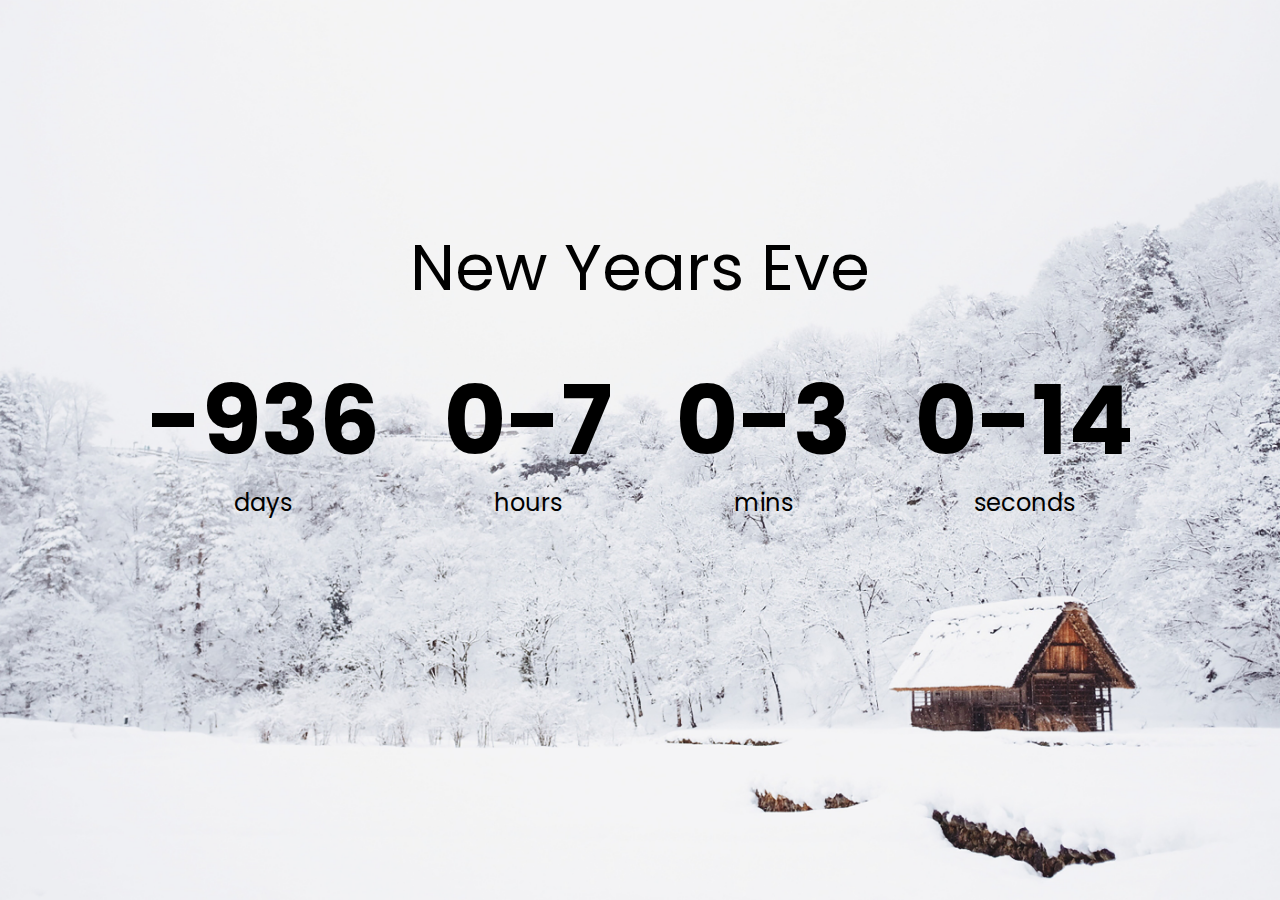
<file: countdown-Timer/index.html>
<!DOCTYPE html>
<html lang="en">
<head>
    <meta charset="UTF-8">
    <meta http-equiv="X-UA-Compatible" content="IE=edge">
    <meta name="viewport" content="width=device-width, initial-scale=1.0">
    <title>CountDown Timer</title>
    <link rel="stylesheet" href="style.css">
</head>
<body>
    <h1>New Years Eve</h1>

    <div class="countdown-container">
        <div class="countdown-el days-c">
            <p class="big-text" id="days">0</p>
            <span>days</span>
        </div>
        <div class="countdown-el hours-c">
            <p class="big-text" id="hours">0</p>
            <span>hours</span>
        </div>
        <div class="countdown-el mins-c">
            <p class="big-text" id="mins">0</p>
            <span>mins</span>
        </div>
        <div class="countdown-el seconds-c">
            <p class="big-text" id="seconds">0</p>
            <span>seconds</span>
        </div>
    </div>


    <script src="script.js"></script>
</body>
</html>
</file>
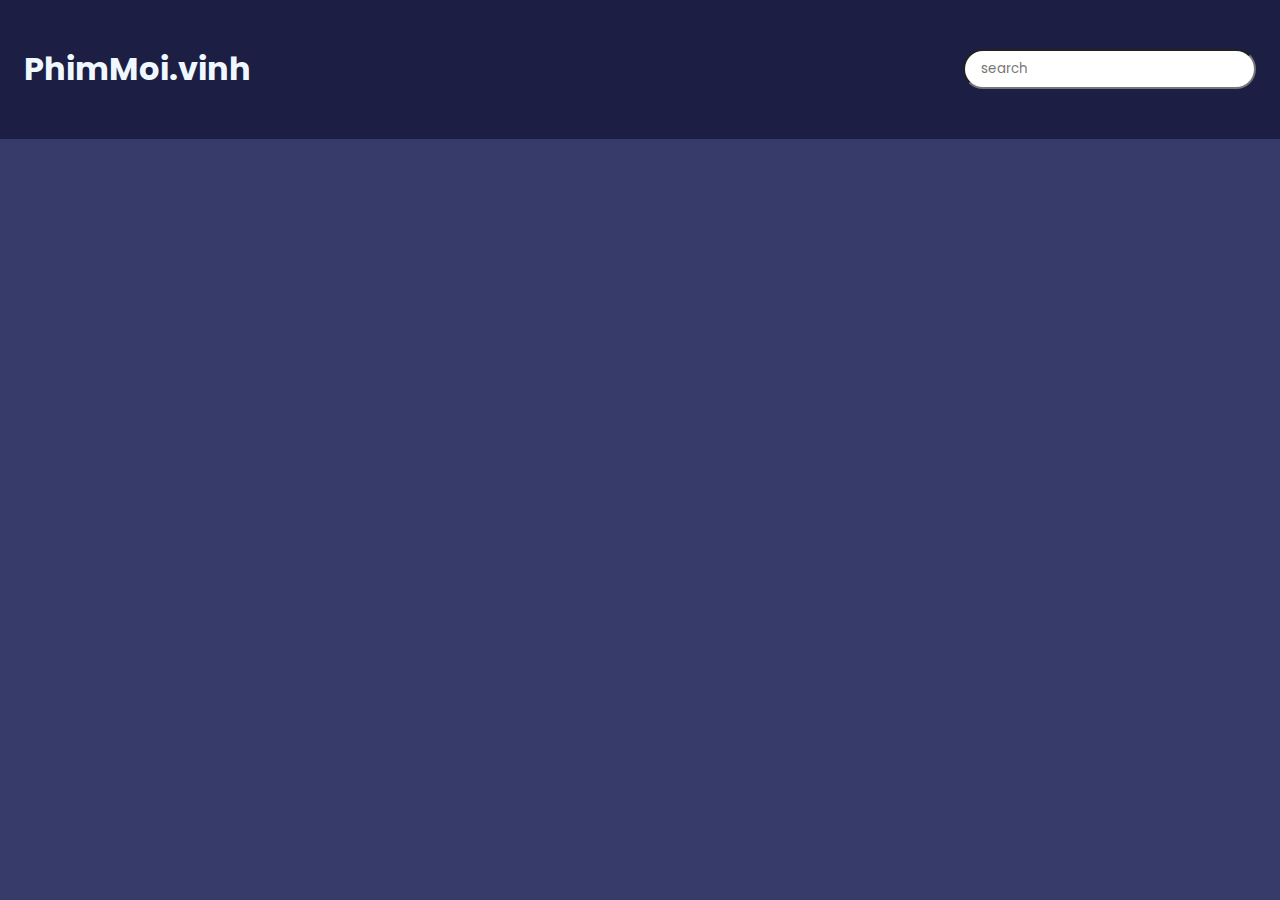
<file: movie-app/index.html>
<!DOCTYPE html>
<html lang="en">
<head>
    <meta charset="UTF-8">
    <meta http-equiv="X-UA-Compatible" content="IE=edge">
    <meta name="viewport" content="width=device-width, initial-scale=1.0">
    <title>Movie App</title>
    <link rel="stylesheet" href="style.css">
</head>
<body>
    <header>
        <h1>PhimMoi.vinh</h1>
        <form id="form">
            <input type="text" id="search" class="search" placeholder="search">
        </form>

    </header>
    <main id="main"></main>


    <script src="script.js"></script>
</body>
</html>
</file>
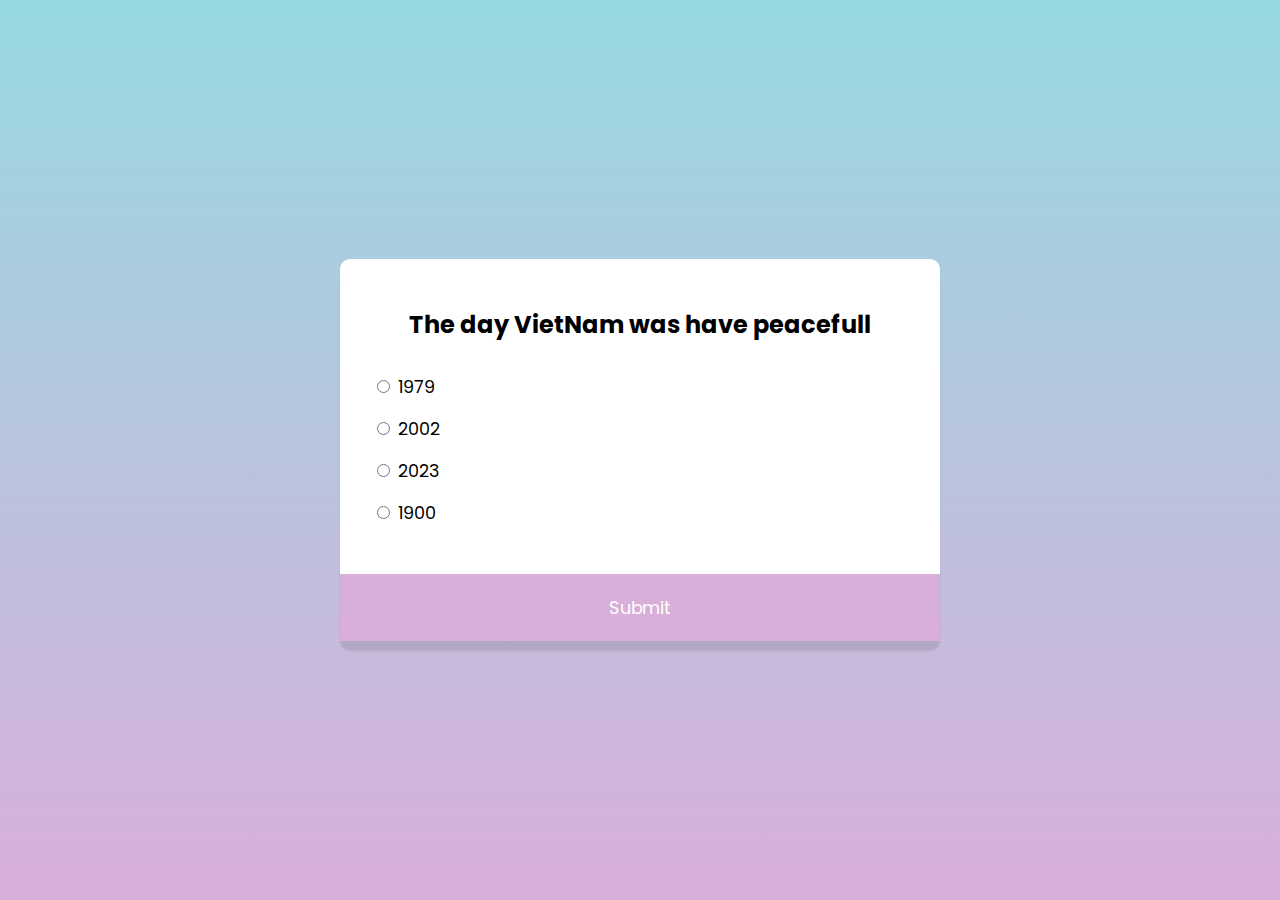
<file: quiz-app/index.html>
<!DOCTYPE html>
<html lang="en">

<head>
    <meta charset="UTF-8">
    <meta http-equiv="X-UA-Compatible" content="IE=edge">
    <meta name="viewport" content="width=device-width, initial-scale=1.0">
    <title>Quiz App</title>
    <link rel="stylesheet" href="style.css">
</head>

<body>

    <div class="quiz-container" id="quiz">
        <div class="quiz-header">

            <h2 id="question">Question text</h2>
            <ul>
                <li>
                    <input type="radio" id="a" name="answer" class="answer">
                    <label id="a_text" for="a">Question</label>
                </li>
                <li>
                    <input type="radio" id="b" name="answer" class="answer">
                    <label id="b_text" for="b">Question</label>
                </li>
                <li>
                    <input type="radio" id="c" name="answer" class="answer">
                    <label id="c_text" for="c">Question</label>
                </li>
                <li>
                    <input type="radio" id="d" name="answer" class="answer">
                    <label id="d_text" for="d">Question</label>
                </li>
            </ul>
        </div>
            <button id="submit">Submit</button>

    </div>

    <script src="script.js"></script>
</body>

</html>
</file>
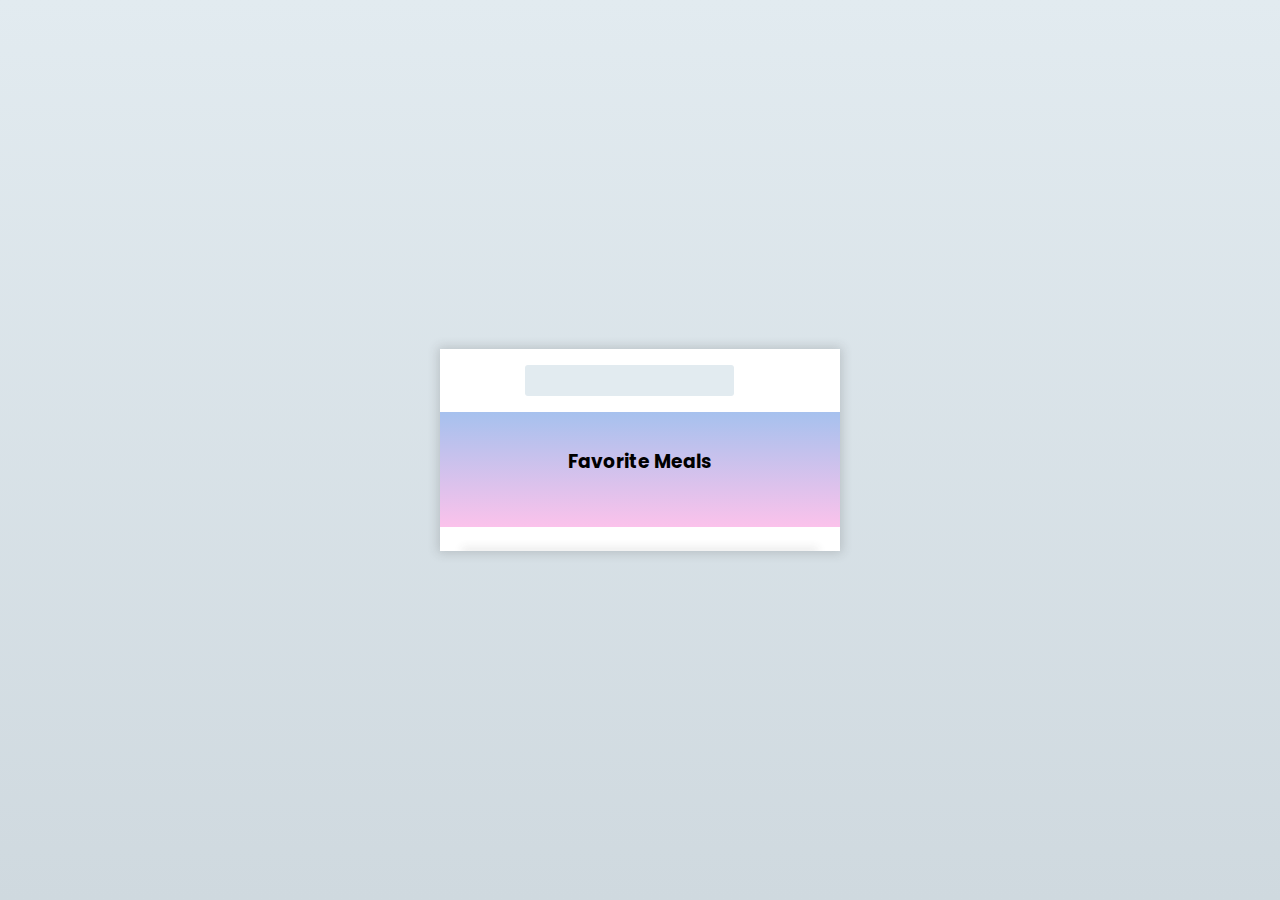
<file: recipe-app/index.html>
<!DOCTYPE html>
<html lang="en">

<head>
    <meta charset="UTF-8">
    <meta http-equiv="X-UA-Compatible" content="IE=edge">
    <meta name="viewport" content="width=device-width, initial-scale=1.0">
    <title>Recipes App</title>
    <link rel="stylesheet" href="style.css">
    <link rel="stylesheet" href="https://cdnjs.cloudflare.com/ajax/libs/font-awesome/6.3.0/css/all.min.css"
        integrity="sha512-SzlrxWUlpfuzQ+pcUCosxcglQRNAq/DZjVsC0lE40xsADsfeQoEypE+enwcOiGjk/bSuGGKHEyjSoQ1zVisanQ=="
        crossorigin="anonymous" referrerpolicy="no-referrer" />
</head>

<body>
    <div class="mobile-container">
        <header>
            <input type="text" id="search-term">
            <button id="search"><i class="fas fa-search"></i></button>
        </header>

        <div class=" fav-container">
            <h3>Favorite Meals</h3>
            <ul class="fav-meals" id="fav-meals">
                <!-- <li><img src="https://www.themealdb.com/images/ingredients/Lime.png" alt=""><span>Lime</span></li>
                <li><img src="https://www.themealdb.com//images/media/meals/llcbn01574260722.jpg/preview"
                        alt=""><span>Carbonara</span></li>
                <li><img src="https://www.themealdb.com//images//media//meals//ustsqw1468250014.jpg"
                        alt=""><span>Lasanga</span></li>
                <li><img src="https://www.themealdb.com/images/media/meals/sywswr1511383814.jpg"
                        alt=""><span>Cake</span></li> -->
            </ul>
        </div>
        <div class="meals" id="meal">
            <!-- <div class="meals-header">
                <span class="random">
                    Random Recipe
                </span>

                <img src="https://www.themealdb.com/images/media/meals/sywswr1511383814.jpg" alt="">
            </div>

            <div class="meals-body">
                <h4>Veggie Veiggies</h4>
                <button class="fav-btn "><i class="fa fa-heart"></i></button>
            </div> -->
        </div>
    </div>

    <script src="script.js"></script>
</body>

</html>
</file>
<file: countdown-Timer/style.css>
@import url('https://fonts.googleapis.com/css2?family=Poppins:wght@200;400;600&display=swap');

*{
    box-sizing:  border-box;
}

body{
    background-image: url(img/snow.jpg);
    min-height: 100vh;
    background-size: cover;
    display: flex;
    align-items: center;
    flex-direction: column;
    justify-content: center;
    background-position: center center;
    font-family: "Poppins", sans-serif;
    margin: 0;
}

h1{
    font-weight: normal;
    margin-top: -10rem;
    font-size: 4rem;
}
.countdown-container{
    display: flex;
    flex-wrap: wrap;
    justify-content: center;
}

.big-text{
    font-weight: bold;
    font-size: 6rem;
    line-height: 1;
    margin: 1rem 2rem;
}

.countdown-el{
    text-align: center;
}

.countdown-el span{
    font-size: 1.5rem;
}
</file>
<file: movie-app/style.css>
@import url('https://fonts.googleapis.com/css2?family=Poppins:wght@200;400;600&display=swap');

*{
    box-sizing:  border-box;
}

body{
    font-family: "Poppins", sans-serif;
    margin: 0;
    background-color: #373b69;
}

header{
    background-color: #1c1f43;
    display: flex;
    /* justify-content: flex-end; */
    position: relative;
    align-items: center;
    justify-content: space-between;
    padding: 1.5rem;
}

header h1{
    color: aliceblue;
    text-decoration: none;
}

.search{
    padding: 0.5rem 1rem;
    border-radius: 2px solid #373b69;
    border-radius: 50px;
    /* background-color: transparent; */
    font-family: inherit;
}

main{
    display: flex;
    flex-wrap: wrap;
    align-items: center;
    justify-content: center;
}

.movie{
    border-radius: 3px;
    box-shadow: 0 4px 5px rgba(0, 0, 0, alph0.2);
    background-color: #484e94;
    width: 300px;
    position: relative;
    overflow: hidden;
    margin: 1rem;
    cursor: pointer;
}

.movie img{
    height: 400px;
    width: 100%;
}

.movie-info{
    display: flex;
    justify-content: space-between;
    position: relative;
    padding: 0.5rem 1rem 1rem;
    color: #eee;
    letter-spacing: 0.5px;
    height: 70px;
}

.movie-info h3{
    margin: 0;
}

.movie-info span{
    background-color: #373b69;
    border-radius: 3px;
    font-weight: bold;
    padding: 0.25rem 0.5rem;
    align-self: center;
    position: absolute;
    right: 12px;
    top: -400px;
    
}

.movie-info span.green{
    color: rgb(29, 195, 29);
}
.movie-info span.yellow{
    color: yellow;
}
.movie-info span.red{
    color: rgb(158, 13, 13);
}


.overview{
    background-color: white;
    padding: 2rem;
    position: absolute;
    top: 0;
    left: 0;
    right: 0;
    bottom: 0;
    transform: translateY(100%);
    transition: transform 0.3s ease-in;
}

.movie:hover .overview{
    transform: translateY(0%);
}
</file>
<file: quiz-app/style.css>
@import url('https://fonts.googleapis.com/css2?family=Poppins:wght@200;400;600&display=swap');

* {
    box-sizing: border-box;
}

body {
    background-color: #D9AFD9;
    background-image: linear-gradient(0deg, #D9AFD9 0%, #97D9E1 100%);
    font-family: "Poppins", sans-serif;
    display: flex;
    align-items: center;
    justify-content: center;
    margin: 0;
    min-height: 100vh;
}

.quiz-container {
    background-color: #fff;
    border-radius: 10px;
    box-shadow: 0 10px 2px rgba(0, 0, 0, 0.1);
    width: 600px;
    max-width: 100%;
}

.quiz-header {
    padding: 2rem;
}

ul {
    list-style-type: none;
    padding: 0;
}
h2 {
    padding: 1rem;
    text-align: center;
    margin: 0;
}
ul li{
    font-size: 1.1rem;
    margin: 1rem 0;
}

ul li label{
    cursor: pointer;
}

button {
    background-color: #D9AFD9;
    display: block;
    border: none;
    cursor: pointer;
    font-family: inherit;
    color: white;
    font-size: 1.1rem;
    width: 100%;
    padding: 1.3rem;
}
button:hover{
    background-color: #c442c4;
}
</file>
<file: recipe-app/style.css>
@import url('https://fonts.googleapis.com/css2?family=Poppins:wght@200;400;600&display=swap');

* {
    box-sizing: border-box;
}

body {
    font-family: "Poppins", sans-serif;
    margin: 0;
    background-image: linear-gradient(to top, #cfd9df 0%, #e2ebf0 100%);
    display: flex;
    align-items: center;
    justify-content: center;
    min-height: 100vh;
}

img {
    max-width: 100%;
}

.mobile-container {
    background-color: white;
    width: 400px;
    box-shadow: 0 0 10px 2px #33333331;
    overflow: hidden;
    font-family: inherit;
}

header{
    display: flex;
    align-items: center;
    justify-content: center;
    padding: 1rem;
}

header input{
    padding: 0.5rem 1rem;
    border-radius: 3px;
    border: none;
    background-color: #e2ebf0;
}

header button{
    background-color: transparent;
    color: #aaa;
    border: none;
    font-size: 1.5rem;
    margin-left: 10px;
}

.fav-container{
    padding: 1rem;
    text-align: center;
    background-image: linear-gradient(to top, #fbc2eb 0%, #a6c1ee 100%);
}

.fav-meals{
    display: flex;
    list-style-type: none;
    /* align-items: center;
    justify-content: center; */
    padding: 0;
    overflow-x: scroll;
    -ms-overflow-style: none;  /* IE and Edge */
     scrollbar-width: none;  /* Firefox */
}

.fav-meals li{
    position: relative;
    width: 75px;
    margin: 5px;
}

.fav-meals li .clear{
    background-color: transparent;
    position: absolute;
    opacity: 0.3;
    top: 0;
    left: 0;
    border: none;
    font-size: 1rem;
}

.fav-meals li .clear:hover{
    opacity: 1;
}

.fav-meals li img{
    object-fit: cover;
    border-radius: 50%;
    height: 75px;
    width: 75px;
}

.fav-meals li span{
    display: inline-block;
    font-size: 0.8rem;
    white-space: nowrap;
    overflow: hidden;
    text-overflow: ellipsis;
    width: 75px;
}

.meals{
    margin: 1.5rem;
    border-radius: 3px;
    box-shadow: 0 0 10px 2px #33333331;

}

.meals-header{
    position: relative;
}

.meals-header .random{
    position: absolute;
    top: 1rem;
    background-color: #fff;
    padding: 0.25rem;
    border-top-right-radius: 3px;
    border-bottom-right-radius: 3px;
}

.meals-header img{
    height: 300px;
    width: 100%;
    object-fit: cover;
}

.meals-body{
    display: flex;
    align-items: center;
    justify-content: space-between;
    padding: 1rem;
}

.meals-body h4{
    margin: 0;
}

.meals-body .fav-btn{
    background-color: transparent;
    border: none;
    font-size: 2rem;
    cursor: pointer;
    color: #c0c3c5;
}

.meals-body .fav-btn.active{
    color: orangered;
}

/* *********dont need************ */
/* .popup-container{
    position: fixed;
    background-color: rgba(0, 0, 0, 0.5);
    top: 0;
    left: 0;
    right: 0;
    bottom: 0;
    display: flex;
    align-items: center;
    justify-content: center;

}

.popup-container.hidden{
    opacity: 0;
    pointer-events: none ;
}

.popup{
    background-color: #fff;
    border-radius: 5px;
    padding: 0 2rem;
    position: relative;
    overflow: auto;
    max-height: 100vh;
    max-width: 600px;
    width: 100%;
}

.popup .close-popup{
    background-color: transparent;
    border: none;
    cursor: pointer;
    font-size: 1.5rem;
    position: absolute;
    top: 1rem;
    right: 1rem;
}

.meal-info h1{
    text-align: center;
} */
</file>
